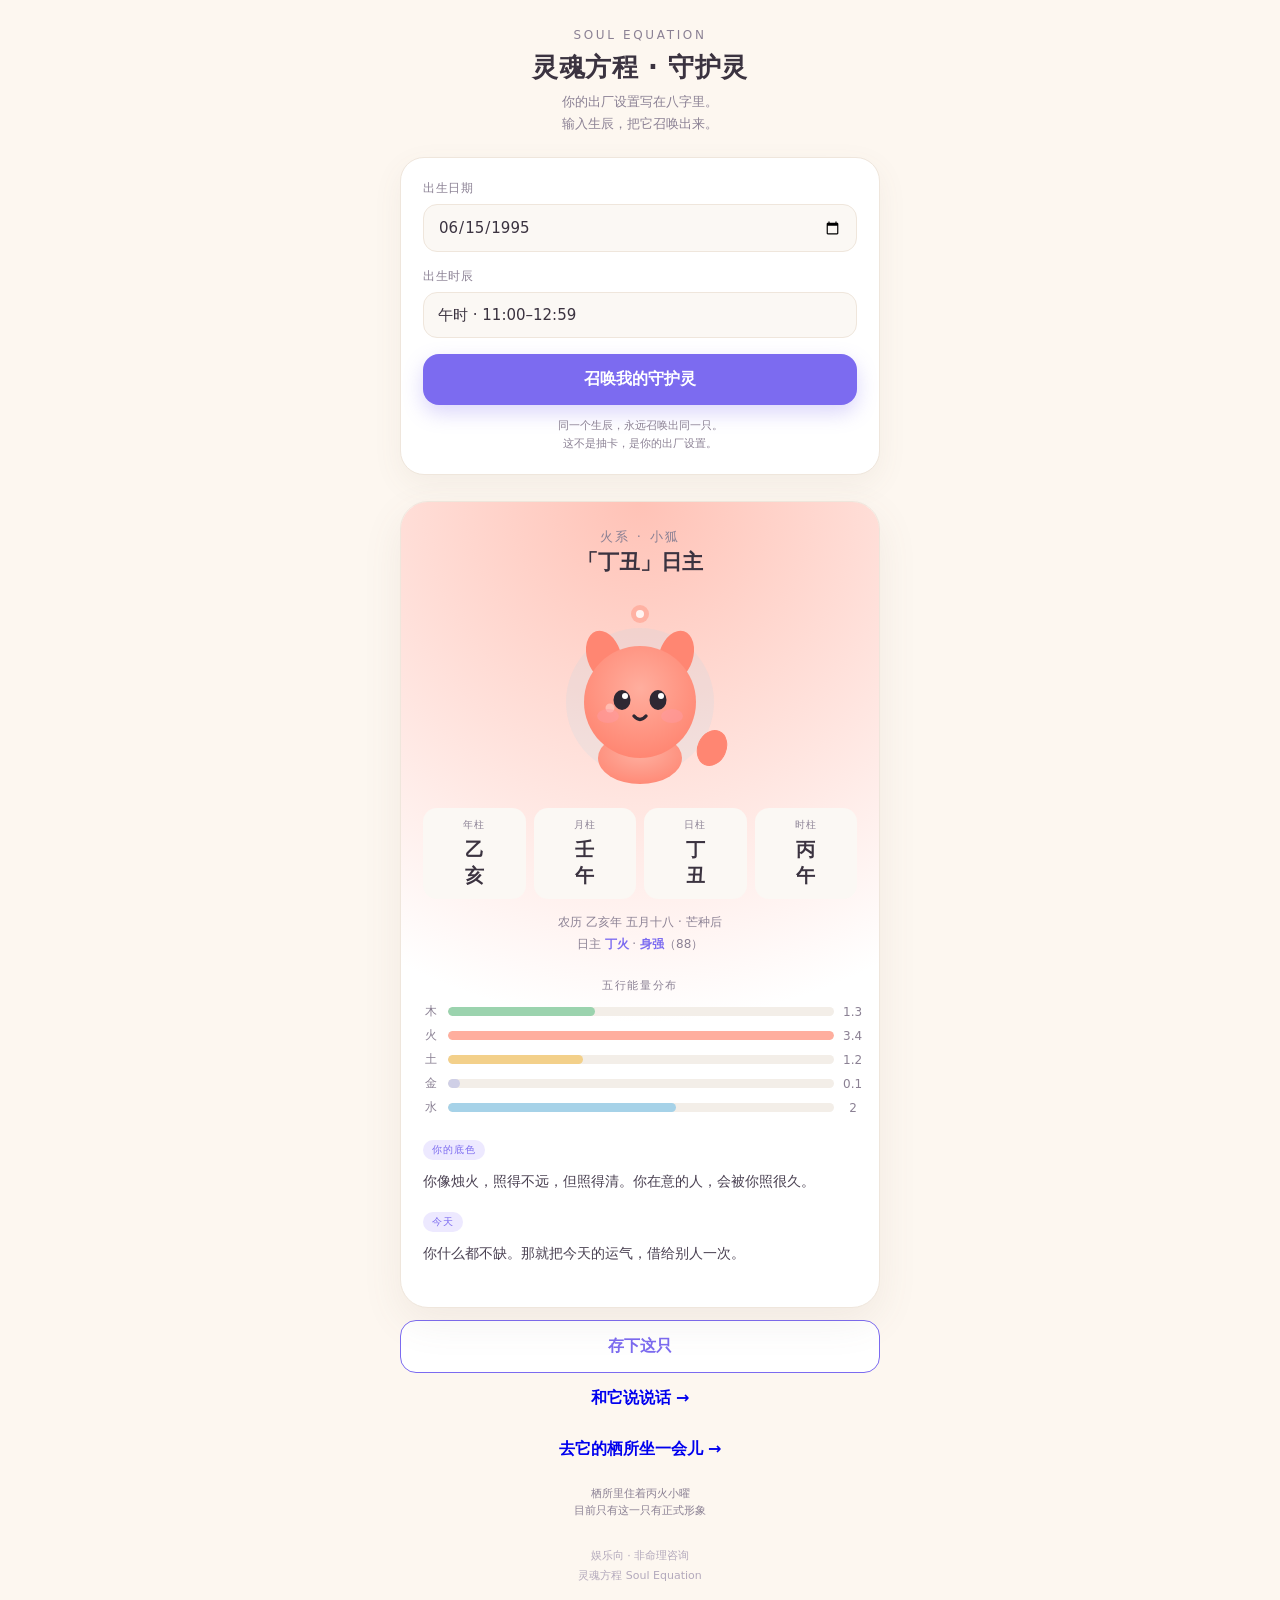
<file: index.html>
<!DOCTYPE html>
<html lang="zh-CN">
<head>
<meta charset="UTF-8">
<meta name="viewport" content="width=device-width,initial-scale=1,viewport-fit=cover">
<title>灵魂方程 · 你的守护灵</title>
<style>
  :root{
    --bg:#FDF7F0; --ink:#3B3340; --sub:#8B8194;
    --card:#FFFFFF; --line:#EFE6DC;
    --wood:#9BD3AE; --fire:#FFAE9E; --earth:#F3D08A; --metal:#CFCFE6; --water:#A6D2E8;
    --accent:#7C6BF0; --accent-soft:#EDE9FF;
  }
  *{box-sizing:border-box;-webkit-tap-highlight-color:transparent}
  body{
    margin:0;background:var(--bg);color:var(--ink);
    font-family:"PingFang SC","Hiragino Sans GB","Microsoft YaHei",system-ui,-apple-system,sans-serif;
    min-height:100vh;
  }
  .wrap{max-width:520px;margin:0 auto;padding:28px 20px 56px}
  header{text-align:center;margin-bottom:22px}
  .eyebrow{font-size:12px;letter-spacing:.22em;color:var(--sub);margin-bottom:8px}
  h1{font-size:26px;margin:0 0 6px;font-weight:700;letter-spacing:.02em}
  .tagline{font-size:13px;color:var(--sub);line-height:1.7}
  .panel{
    background:var(--card);border:1px solid var(--line);border-radius:24px;
    padding:22px;box-shadow:0 10px 30px rgba(120,100,90,.07);
  }
  label{display:block;font-size:12px;color:var(--sub);margin:0 0 7px;letter-spacing:.06em}
  .field{margin-bottom:16px}
  input[type=date],select{
    width:100%;padding:13px 14px;font-size:15px;color:var(--ink);
    background:#FBF8F4;border:1px solid var(--line);border-radius:14px;
    font-family:inherit;appearance:none;outline:none;
  }
  input[type=date]:focus,select:focus{border-color:var(--accent);background:#fff}
  button{
    width:100%;padding:15px;font-size:16px;font-weight:600;font-family:inherit;
    color:#fff;background:var(--accent);border:0;border-radius:16px;cursor:pointer;
    transition:transform .12s ease,box-shadow .12s ease;
    box-shadow:0 8px 20px rgba(124,107,240,.28);
  }
  button:active{transform:translateY(1px) scale(.995)}
  button.ghost{
    background:#fff;color:var(--accent);border:1.5px solid var(--accent);
    box-shadow:none;margin-top:12px;
  }
  .hint{font-size:11px;color:var(--sub);text-align:center;margin-top:12px;line-height:1.6}
  a.ghost.link{
    display:block;text-align:center;text-decoration:none;
    padding:15px;font-size:16px;font-weight:600;border-radius:16px;
  }

  #result{display:none;margin-top:26px}
  .spirit-card{
    background:var(--card);border:1px solid var(--line);border-radius:28px;
    padding:26px 22px;text-align:center;box-shadow:0 14px 40px rgba(120,100,90,.09);
    position:relative;overflow:hidden;
  }
  .spirit-card::before{
    content:"";position:absolute;inset:0;background:
      radial-gradient(circle at 50% 0%, var(--halo, #EDE9FF) 0%, transparent 62%);
    opacity:.75;pointer-events:none;
  }
  .spirit-card > *{position:relative}
  .spirit-name{font-size:13px;letter-spacing:.18em;color:var(--sub);margin-bottom:2px}
  .spirit-title{font-size:21px;font-weight:700;margin-bottom:14px}
  svg.spirit{width:200px;height:200px;display:block;margin:0 auto 6px}

  .pillars{display:grid;grid-template-columns:repeat(4,1fr);gap:8px;margin:18px 0 6px}
  .pillar{background:#FBF8F4;border-radius:14px;padding:10px 4px}
  .pillar .k{font-size:10px;color:var(--sub);letter-spacing:.1em;margin-bottom:5px}
  .pillar .v{font-size:19px;line-height:1.35;font-weight:600}
  .pillar .v span{display:block}

  .elem-title{font-size:11px;color:var(--sub);letter-spacing:.14em;margin:22px 0 10px}
  .meta{font-size:12px;color:var(--sub);text-align:center;line-height:1.9;margin-top:12px}
  .meta b{color:var(--accent);font-weight:600}
  .bars{display:flex;flex-direction:column;gap:7px}
  .bar{display:flex;align-items:center;gap:9px;font-size:12px}
  .bar .lab{width:16px;color:var(--sub)}
  .bar .track{flex:1;height:9px;background:#F3EEE8;border-radius:6px;overflow:hidden}
  .bar .fill{height:100%;border-radius:6px;transition:width .5s cubic-bezier(.2,.8,.2,1)}
  .bar .num{width:14px;text-align:right;color:var(--sub);font-variant-numeric:tabular-nums}

  .words{margin-top:22px;text-align:left}
  .words p{font-size:14px;line-height:1.95;margin:0 0 14px;color:#4A4152}
  .words .marker{
    display:inline-block;font-size:10px;color:var(--accent);background:var(--accent-soft);
    padding:3px 9px;border-radius:20px;margin-bottom:8px;letter-spacing:.1em;
  }
  footer{text-align:center;font-size:11px;color:#B3A9BC;margin-top:26px;line-height:1.8}
  .shake{animation:shake .4s}
  @keyframes shake{25%{transform:translateX(-5px)}75%{transform:translateX(5px)}}
</style>
</head>
<body>
<div class="wrap">
  <header>
    <div class="eyebrow">SOUL EQUATION</div>
    <h1>灵魂方程 · 守护灵</h1>
    <div class="tagline">你的出厂设置写在八字里。<br>输入生辰，把它召唤出来。</div>
  </header>

  <div class="panel">
    <div class="field">
      <label for="birth">出生日期</label>
      <input type="date" id="birth" value="1995-06-15" min="1900-01-01" max="2100-12-31">
    </div>
    <div class="field">
      <label for="hour">出生时辰</label>
      <select id="hour">
        <option value="0">子时 · 23:00–00:59</option>
        <option value="1">丑时 · 01:00–02:59</option>
        <option value="2">寅时 · 03:00–04:59</option>
        <option value="3">卯时 · 05:00–06:59</option>
        <option value="4">辰时 · 07:00–08:59</option>
        <option value="5">巳时 · 09:00–10:59</option>
        <option value="6" selected>午时 · 11:00–12:59</option>
        <option value="7">未时 · 13:00–14:59</option>
        <option value="8">申时 · 15:00–16:59</option>
        <option value="9">酉时 · 17:00–18:59</option>
        <option value="10">戌时 · 19:00–20:59</option>
        <option value="11">亥时 · 21:00–22:59</option>
      </select>
    </div>
    <button id="summon">召唤我的守护灵</button>
    <div class="hint">同一个生辰，永远召唤出同一只。<br>这不是抽卡，是你的出厂设置。</div>
  </div>

  <div id="result">
    <div class="spirit-card" id="card">
      <div class="spirit-name" id="sName">—</div>
      <div class="spirit-title" id="sTitle">—</div>
      <div id="sSpirit"></div>
      <div class="pillars" id="pillars"></div>
      <div class="meta" id="meta"></div>
      <div class="elem-title">五行能量分布</div>
      <div class="bars" id="bars"></div>
      <div class="words">
        <div class="marker">你的底色</div>
        <p id="wPersona"></p>
        <div class="marker">今天</div>
        <p id="wToday"></p>
      </div>
    </div>
    <button class="ghost" id="save">存下这只</button>
    <a class="ghost link" href="./live/">和它说说话 →</a>
    <a class="ghost link" href="./spirit/">去它的栖所坐一会儿 →</a>
    <div class="hint" style="margin-top:10px">栖所里住着丙火小曜<br>目前只有这一只有正式形象</div>
    <footer>娱乐向 · 非命理咨询<br>灵魂方程 Soul Equation</footer>
  </div>
</div>

<script src="lunar.js"></script>
<script>
(function(){
"use strict";

/* ---------- 基础常量 ---------- */
var STEMS = ["甲","乙","丙","丁","戊","己","庚","辛","壬","癸"];
var BRANCHES = ["子","丑","寅","卯","辰","巳","午","未","申","酉","戌","亥"];
var STEM_ELEM = ["木","木","火","火","土","土","金","金","水","水"];
var BRANCH_ELEM = ["水","土","木","木","土","火","火","土","金","金","土","水"];
var ELEMS = ["木","火","土","金","水"];
var ELEM_COLOR = {
  "木":["#9BD3AE","#6FBF8F"], "火":["#FFAE9E","#FF8672"],
  "土":["#F3D08A","#E0AE5C"], "金":["#CFCFE6","#A9A9CC"],
  "水":["#A6D2E8","#74B4D6"]
};
var ANIMAL = {"木":"小鹿","火":"小狐","土":"小熊","金":"小猫","水":"小鱼"};

/* ---------- 四柱：基于 lunar-javascript（真节气、真历法） ---------- */
var HOUR_MAP = [0,2,4,6,8,10,12,14,16,18,20,22];
function calc(y,m,d,hourBranch){
  var h = HOUR_MAP[hourBranch];
  var solar = Solar.fromYmdHms(y, m, d, h, 0, 0);
  var lunar = solar.getLunar();
  var ec = lunar.getEightChar();
  var gz = [ec.getYear(), ec.getMonth(), ec.getDay(), ec.getTime()];
  var pillars = gz.map(function(s){
    return [STEMS.indexOf(s.charAt(0)), BRANCHES.indexOf(s.charAt(1))];
  });
  return {
    year:pillars[0], month:pillars[1], day:pillars[2], hour:pillars[3],
    lunarText: "农历 " + lunar.getYearInGanZhi() + "年 " + lunar.getMonthInChinese() + "月" + lunar.getDayInChinese(),
    jieQi: (lunar.getPrevJieQi() ? lunar.getPrevJieQi().getName() : "")
  };
}

/* ---------- 五行统计（含地支藏干加权） ---------- */
var ZHI_CANG = {
  "子":[["水",1.0]],
  "丑":[["土",.6],["水",.3],["金",.1]],
  "寅":[["木",.6],["火",.3],["土",.1]],
  "卯":[["木",1.0]],
  "辰":[["土",.6],["木",.3],["水",.1]],
  "巳":[["火",.6],["土",.3],["金",.1]],
  "午":[["火",.7],["土",.3]],
  "未":[["土",.6],["火",.3],["木",.1]],
  "申":[["金",.6],["水",.3],["土",.1]],
  "酉":[["金",1.0]],
  "戌":[["土",.6],["金",.3],["火",.1]],
  "亥":[["水",.7],["木",.3]]
};
function countElements(p){
  var c = {"木":0,"火":0,"土":0,"金":0,"水":0};
  [p.year,p.month,p.day,p.hour].forEach(function(pl){
    c[STEM_ELEM[pl[0]]] += 1;
    (ZHI_CANG[BRANCHES[pl[1]]] || []).forEach(function(x){ c[x[0]] += x[1]; });
  });
  return c;
}

/* ---------- 身强身弱 ---------- */
var GEN = {"木":"火","火":"土","土":"金","金":"水","水":"木"};
var GEN_BY = {"木":"水","火":"木","土":"火","金":"土","水":"金"};
var CTRL = {"木":"土","火":"金","土":"水","金":"木","水":"火"};
var CTRL_BY = {"木":"金","火":"水","土":"木","金":"火","水":"土"};
var MONTH_WX = {"寅":"木","卯":"木","巳":"火","午":"火","辰":"土","戌":"土",
                "丑":"土","未":"土","申":"金","酉":"金","亥":"水","子":"水"};

function strength(p, els){
  var day = STEM_ELEM[p.day[0]];
  var mw = MONTH_WX[BRANCHES[p.month[1]]] || "";
  var dl = 0;
  if (mw === day) dl = 3;
  else if (GEN_BY[day] === mw) dl = 2;
  else if (CTRL_BY[day] === mw) dl = -2;

  var support = (els[day] || 0) + (els[GEN_BY[day]] || 0);
  var consume = (els[CTRL[day]] || 0) + (els[GEN[day]] || 0) + (els[CTRL_BY[day]] || 0);
  var score = 50 + dl*8 + support*5 - consume*3;
  var level = score >= 70 ? "身强" : (score >= 40 ? "中和" : "身弱");
  return { level:level, score:Math.round(score), monthWuxing:mw, deLing:dl > 0 };
}

/* ---------- 十神 ---------- */
var SHISHEN = ["比肩","劫财","食神","伤官","偏财","正财","七杀","正官","偏印","正印"];
function shiShen(dayStem, targetStem){
  return SHISHEN[((targetStem - dayStem) + 10) % 10];
}

/* 调试出口：供对比测试调用，不影响 UI */
window.__bazi = { calc:calc, count:countElements, strength:strength, shiShen:shiShen };

/* ---------- 确定性哈希 ---------- */
function hash(str){
  var h = 2166136261;
  for (var i=0;i<str.length;i++){
    h ^= str.charCodeAt(i);
    h = Math.imul(h, 16777619);
  }
  return (h >>> 0);
}
function pick(h, seed, n){ return Math.floor((h / 7 + seed * 2654435761) % n); }

/* ---------- 文案库 ---------- */
var PERSONA = [
  "你是那种先长起来再说的树。别人还在算风险，你已经把根扎下去了。",
  "你不硬碰，你缠绕。等对方发现的时候，整面墙都已经归你了。",
  "你一出现，房间就亮了。代价是，你很难假装自己没事。",
  "你像烛火，照得不远，但照得清。你在意的人，会被你照很久。",
  "你是山。别人靠过来的时候，你连晃都不晃一下。",
  "你是土，什么都能长。你见过的东西太多，所以话很少。",
  "你是刀。你不想伤人，但你确实锋利，而且藏不住。",
  "你是首饰，不是武器。可你比武器更难被替代。",
  "你是大水，一直往低处走，但一路都在收东西。",
  "你是雨。不下的时候没人想起你，下的时候整个世界都湿了。"
];
var TODAY = {
  "木":"今天去做一件从没做过的小事，别规划，别复盘。",
  "火":"今天说一句你一直没说出口的话。就一句。",
  "土":"今天把一件拖着的事做完，做得丑也算完。",
  "金":"今天拒绝一件你不想做的事，不用解释理由。",
  "水":"今天允许自己什么都不做，一小时，不许有负罪感。",
  "全":"你什么都不缺。那就把今天的运气，借给别人一次。"
};

/* ---------- 形象参数 ---------- */
function spiritParams(p, els){
  var sorted = ELEMS.slice().sort(function(a,b){
    if (els[b] !== els[a]) return els[b] - els[a];
    return ELEMS.indexOf(a) - ELEMS.indexOf(b);
  });
  var dominant = sorted[0];
  var second = sorted[1];
  var missing = ELEMS.filter(function(e){ return els[e] === 0; });
  var key = STEMS[p.day[0]] + BRANCHES[p.day[1]] + STEMS[p.year[0]] + BRANCHES[p.hour[1]];
  var h = hash(key);
  return {
    dominant: dominant,
    second: second,
    missing: missing,
    animal: ANIMAL[dominant],
    c1: ELEM_COLOR[dominant][0],
    c2: ELEM_COLOR[dominant][1],
    accent: ELEM_COLOR[second][0],
    yin: (p.day[0] % 2 === 1),          /* 阳干为偶数位 */
    ear: p.hour[1] % 6,                  /* 0..5 六种耳型 */
    tail: pick(h, 3, 3),                 /* 0..2 */
    spots: pick(h, 5, 4),                /* 0..3 */
    blush: pick(h, 7, 2) === 1,
    horn: pick(h, 11, 3),                /* 0..2 */
    eye: ELEM_COLOR[dominant][1]
  };
}

/* ---------- SVG 绘制 ---------- */
function spiritSVG(s){
  var id = "g" + Math.floor(Math.random()*1e6);
  var earPath, tailPath = "", hornPath = "";
  /* 耳型 */
  if (s.ear === 0)      earPath = '<ellipse cx="64" cy="66" rx="17" ry="26" transform="rotate(-18 64 66)"/><ellipse cx="136" cy="66" rx="17" ry="26" transform="rotate(18 136 66)"/>';
  else if (s.ear === 1) earPath = '<circle cx="63" cy="70" r="16"/><circle cx="137" cy="70" r="16"/>';
  else if (s.ear === 2) earPath = '<path d="M62 84 L50 40 L82 62 Z"/><path d="M138 84 L150 40 L118 62 Z"/>';
  else if (s.ear === 3) earPath = '<ellipse cx="66" cy="72" rx="12" ry="18" transform="rotate(-32 66 72)"/><ellipse cx="134" cy="72" rx="12" ry="18" transform="rotate(32 134 72)"/>';
  else if (s.ear === 4) earPath = '<path d="M60 78 Q48 44 74 52 Q84 60 80 78 Z"/><path d="M140 78 Q152 44 126 52 Q116 60 120 78 Z"/>';
  else                  earPath = '<ellipse cx="68" cy="64" rx="14" ry="22" transform="rotate(-40 68 64)"/><ellipse cx="132" cy="64" rx="14" ry="22" transform="rotate(40 132 64)"/>';

  /* 角 / 天线（阴阳） */
  if (s.horn === 0) hornPath = '';
  else if (s.horn === 1) hornPath = '<path d="M96 48 Q92 26 100 18" stroke-linecap="round"/><path d="M104 48 Q108 26 101 18" stroke-linecap="round"/>';
  else hornPath = '<path d="M94 50 Q84 30 96 22 Q106 30 106 50" opacity=".9"/>';

  /* 尾巴 */
  if (s.tail === 0) tailPath = '<path d="M158 150 Q182 144 176 168 Q170 184 154 176" fill="none" stroke-width="9" stroke-linecap="round"/>';
  else if (s.tail === 1) tailPath = '<ellipse cx="172" cy="158" rx="14" ry="18" transform="rotate(24 172 158)"/>';
  else tailPath = '<path d="M156 152 Q184 158 170 178" fill="none" stroke-width="9" stroke-linecap="round"/>';

  /* 斑点 */
  var spots = "";
  var spotPos = [[70,118],[126,112],[104,86]];
  for (var i=0;i<s.spots;i++){
    spots += '<circle cx="'+spotPos[i][0]+'" cy="'+spotPos[i][1]+'" r="4.5" opacity=".35"/>';
  }

  return '' +
  '<svg class="spirit" viewBox="0 0 200 200" xmlns="http://www.w3.org/2000/svg" aria-label="守护灵">' +
    '<defs>' +
      '<radialGradient id="'+id+'" cx="50%" cy="38%" r="62%">' +
        '<stop offset="0%" stop-color="'+s.c1+'"/>' +
        '<stop offset="100%" stop-color="'+s.c2+'"/>' +
      '</radialGradient>' +
    '</defs>' +
    /* 光晕 */
    '<circle cx="100" cy="112" r="74" fill="'+s.accent+'" opacity=".14"/>' +
    /* 耳朵（在头后面） */
    '<g fill="'+s.c2+'">' + earPath + '</g>' +
    /* 身体 */
    '<ellipse cx="100" cy="168" rx="42" ry="26" fill="url(#'+id+')" opacity=".95"/>' +
    /* 尾巴 */
    '<g stroke="'+s.c2+'" fill="'+s.c2+'">' + tailPath + '</g>' +
    /* 头 */
    '<circle cx="100" cy="112" r="56" fill="url(#'+id+')"/>' +
    /* 角 */
    '<g stroke="'+s.accent+'" stroke-width="7" fill="'+s.accent+'">' + hornPath + '</g>' +
    /* 斑点 */
    '<g fill="#ffffff">' + spots + '</g>' +
    /* 腮红 */
    (s.blush ? '<ellipse cx="68" cy="126" rx="11" ry="7" fill="#FF9AA2" opacity=".5"/><ellipse cx="132" cy="126" rx="11" ry="7" fill="#FF9AA2" opacity=".5"/>' : '') +
    /* 眼睛 */
    '<ellipse cx="82" cy="110" rx="8.5" ry="10" fill="#2E2833"/>' +
    '<ellipse cx="118" cy="110" rx="8.5" ry="10" fill="#2E2833"/>' +
    '<circle cx="85" cy="106" r="3" fill="#fff"/>' +
    '<circle cx="121" cy="106" r="3" fill="#fff"/>' +
    /* 嘴 */
    '<path d="M94 126 Q100 133 106 126" fill="none" stroke="#2E2833" stroke-width="3.4" stroke-linecap="round"/>' +
    /* 五行小符号 */
    '<circle cx="100" cy="24" r="9" fill="'+s.c1+'" opacity=".9"/>' +
    '<circle cx="100" cy="24" r="4" fill="#fff" opacity=".85"/>' +
  '</svg>';
}

/* ---------- 渲染 ---------- */
var lastState = null;

function render(){
  var birthEl = document.getElementById("birth");
  var hourEl  = document.getElementById("hour");
  if (!birthEl.value){ birthEl.classList.add("shake"); setTimeout(function(){birthEl.classList.remove("shake");},450); return; }

  var parts = birthEl.value.split("-");
  var y = +parts[0], m = +parts[1], d = +parts[2];
  var hb = +hourEl.value;

  var p = calc(y,m,d,hb);
  var els = countElements(p);
  var s = spiritParams(p, els);
  var st = strength(p, els);

  /* 四柱 */
  var names = ["年","月","日","时"];
  var cols = [p.year,p.month,p.day,p.hour];
  var ph = "";
  for (var i=0;i<4;i++){
    ph += '<div class="pillar"><div class="k">'+names[i]+'柱</div>' +
          '<div class="v"><span>'+STEMS[cols[i][0]]+'</span><span>'+BRANCHES[cols[i][1]]+'</span></div></div>';
  }
  document.getElementById("pillars").innerHTML = ph;
  document.getElementById("meta").innerHTML =
    p.lunarText + " · " + p.jieQi + "后<br>" +
    "日主 <b>" + STEMS[p.day[0]] + STEM_ELEM[p.day[0]] + "</b> · <b>" + st.level + "</b>（" + st.score + "）";

  /* 五行条 */
  var maxv = Math.max.apply(null, ELEMS.map(function(e){return els[e];})) || 1;
  var bh = "";
  ELEMS.forEach(function(e){
    var w = Math.round(els[e]/maxv*100);
    bh += '<div class="bar"><div class="lab">'+e+'</div>' +
          '<div class="track"><div class="fill" style="width:'+w+'%;background:'+ELEM_COLOR[e][0]+'"></div></div>' +
          '<div class="num">'+(Math.round(els[e]*10)/10)+'</div></div>';
  });
  document.getElementById("bars").innerHTML = bh;

  /* 文案 */
  var missingKey = s.missing.length === 1 ? s.missing[0] : "全";
  document.getElementById("wPersona").textContent = PERSONA[p.day[0]];
  document.getElementById("wToday").textContent =
    TODAY[missingKey] || TODAY[s.dominant];

  /* 形象 */
  document.getElementById("sSpirit").innerHTML = spiritSVG(s);
  document.getElementById("sName").textContent = s.dominant + "系 · " + ANIMAL[s.dominant];
  document.getElementById("sTitle").textContent = "「" + STEMS[p.day[0]] + BRANCHES[p.day[1]] + "」日主";
  document.getElementById("card").style.setProperty("--halo", s.c1);

  document.getElementById("result").style.display = "block";
  lastState = {p:p, els:els, s:s};

  /* 存画像，供 /live/ 对话页使用 */
  try{
    localStorage.setItem("spirit-profile", JSON.stringify({
      pillars: [0,1,2,3].map(function(i){ return STEMS[cols[i][0]] + BRANCHES[cols[i][1]]; }),
      dayMaster: STEMS[p.day[0]] + STEM_ELEM[p.day[0]],
      strength: st.level,
      animal: s.animal,
      dominant: s.dominant,
      missing: s.missing,
      elements: ELEMS.map(function(e){ return e + (Math.round(els[e]*10)/10); }).join(" "),
      mood: "idle"
    }));
  }catch(e){}

  if (window.innerWidth < 620){
    setTimeout(function(){ document.getElementById("result").scrollIntoView({behavior:"smooth",block:"start"}); }, 60);
  }
}

/* ---------- 卡片导出 ---------- */
function wrapText(ctx, text, x, y, maxW, lineH){
  var line = "", lines = [];
  for (var i=0;i<text.length;i++){
    var test = line + text[i];
    if (ctx.measureText(test).width > maxW && line){
      lines.push(line); line = text[i];
    } else { line = test; }
  }
  if (line) lines.push(line);
  lines.forEach(function(l, idx){ ctx.fillText(l, x, y + idx*lineH); });
  return y + lines.length*lineH;
}

function saveCard(){
  if (!lastState) return;
  var st = lastState, p = st.p, els = st.els, s = st.s;
  var W = 1080, H = 1920;
  var cv = document.createElement("canvas");
  cv.width = W; cv.height = H;
  var ctx = cv.getContext("2d");

  /* 背景 */
  var g = ctx.createLinearGradient(0,0,0,H);
  g.addColorStop(0, "#FDF7F0"); g.addColorStop(1, "#F6EEE6");
  ctx.fillStyle = g; ctx.fillRect(0,0,W,H);

  /* 光晕 */
  var rg = ctx.createRadialGradient(W/2, 430, 40, W/2, 430, 620);
  rg.addColorStop(0, s.c1 + "AA"); rg.addColorStop(1, "#FDF7F000");
  ctx.fillStyle = rg; ctx.fillRect(0,0,W,1100);

  /* 标题 */
  ctx.textAlign = "center";
  ctx.fillStyle = "#8B8194";
  ctx.font = "500 26px 'PingFang SC','Microsoft YaHei',sans-serif";
  ctx.fillText("S O U L   E Q U A T I O N", W/2, 118);
  ctx.fillStyle = "#3B3340";
  ctx.font = "700 62px 'PingFang SC','Microsoft YaHei',sans-serif";
  ctx.fillText("灵魂方程", W/2, 196);
  ctx.fillStyle = "#8B8194";
  ctx.font = "400 30px 'PingFang SC','Microsoft YaHei',sans-serif";
  ctx.fillText(s.dominant + "系 · " + s.animal, W/2, 250);

  /* 守护灵 */
  var svgEl = document.querySelector("#sSpirit svg");
  if (svgEl){
    var clone = svgEl.cloneNode(true);
    clone.setAttribute("width","520"); clone.setAttribute("height","520");
    var data = new XMLSerializer().serializeToString(clone);
    var img = new Image();
    img.onload = function(){
      ctx.drawImage(img, (W-520)/2, 290, 520, 520);
      drawRest(ctx, W, H, p, els, s);
      finish(cv);
    };
    img.onerror = function(){ drawRest(ctx, W, H, p, els, s); finish(cv); };
    img.src = "data:image/svg+xml;charset=utf-8," + encodeURIComponent(data);
  } else {
    drawRest(ctx, W, H, p, els, s);
    finish(cv);
  }
}

function drawRest(ctx, W, H, p, els, s){
  ctx.textAlign = "center";

  /* 四柱 */
  var names = ["年柱","月柱","日柱","时柱"];
  var cols = [p.year,p.month,p.day,p.hour];
  var startX = 150, gap = 260;
  ctx.font = "400 26px 'PingFang SC','Microsoft YaHei',sans-serif";
  for (var i=0;i<4;i++){
    var cx = startX + i*gap;
    ctx.fillStyle = "#B3A9BC";
    ctx.fillText(names[i], cx, 880);
    ctx.fillStyle = "#3B3340";
    ctx.font = "600 54px 'PingFang SC','Microsoft YaHei',sans-serif";
    ctx.fillText(STEMS[cols[i][0]], cx, 936);
    ctx.fillText(BRANCHES[cols[i][1]], cx, 996);
    ctx.font = "400 26px 'PingFang SC','Microsoft YaHei',sans-serif";
  }

  /* 五行条 */
  var maxv = Math.max.apply(null, ELEMS.map(function(e){return els[e];})) || 1;
  var by = 1070;
  ctx.textAlign = "left";
  ELEMS.forEach(function(e, i){
    var y = by + i*54;
    ctx.fillStyle = "#8B8194";
    ctx.font = "400 28px 'PingFang SC','Microsoft YaHei',sans-serif";
    ctx.fillText(e, 110, y+9);
    /* 轨道 */
    ctx.fillStyle = "#F0E8E0";
    roundRect(ctx, 160, y, 680, 18, 9); ctx.fill();
    /* 填充 */
    ctx.fillStyle = ELEM_COLOR[e][0];
    roundRect(ctx, 160, y, Math.max(18, 680*els[e]/maxv), 18, 9); ctx.fill();
    ctx.fillStyle = "#8B8194";
    ctx.fillText(String(els[e]), 866, y+9);
  });

  /* 文案 */
  ctx.textAlign = "left";
  var y = 1360;
  ctx.fillStyle = "#7C6BF0";
  ctx.font = "500 24px 'PingFang SC','Microsoft YaHei',sans-serif";
  ctx.fillText("你 的 底 色", 110, y);
  y += 56;
  ctx.fillStyle = "#4A4152";
  ctx.font = "400 34px 'PingFang SC','Microsoft YaHei',sans-serif";
  y = wrapText(ctx, PERSONA[p.day[0]], 110, y, 860, 56);

  y += 44;
  ctx.fillStyle = "#7C6BF0";
  ctx.font = "500 24px 'PingFang SC','Microsoft YaHei',sans-serif";
  ctx.fillText("今 天", 110, y);
  y += 56;
  ctx.fillStyle = "#4A4152";
  ctx.font = "400 34px 'PingFang SC','Microsoft YaHei',sans-serif";
  var mk = s.missing.length === 1 ? s.missing[0] : "全";
  wrapText(ctx, TODAY[mk] || TODAY[s.dominant], 110, y, 860, 56);

  /* 页脚 */
  ctx.textAlign = "center";
  ctx.fillStyle = "#C3B9CB";
  ctx.font = "400 24px 'PingFang SC','Microsoft YaHei',sans-serif";
  ctx.fillText("娱乐向 · 非命理咨询", W/2, H-86);
  ctx.font = "400 22px 'PingFang SC','Microsoft YaHei',sans-serif";
  ctx.fillText("灵魂方程 Soul Equation", W/2, H-44);
}

function roundRect(ctx,x,y,w,h,r){
  ctx.beginPath();
  ctx.moveTo(x+r,y);
  ctx.arcTo(x+w,y,x+w,y+h,r);
  ctx.arcTo(x+w,y+h,x,y+h,r);
  ctx.arcTo(x,y+h,x,y,r);
  ctx.arcTo(x,y,x+w,y,r);
  ctx.closePath();
}

function finish(cv){
  var url = cv.toDataURL("image/png");
  var a = document.createElement("a");
  a.href = url;
  a.download = "守护灵-" + Date.now() + ".png";
  document.body.appendChild(a);
  if (typeof a.download === "undefined"){
    alert("这个浏览器不支持直接下载，长按图片保存即可。");
  }
  a.click();
  document.body.removeChild(a);
}

/* ---------- 绑定 ---------- */
document.getElementById("summon").addEventListener("click", render);
document.getElementById("save").addEventListener("click", saveCard);
document.getElementById("birth").addEventListener("keydown", function(e){
  if (e.key === "Enter") render();
});

/* 默认先召唤一次 */
render();

})();
</script>
</body>
</html>
</file>
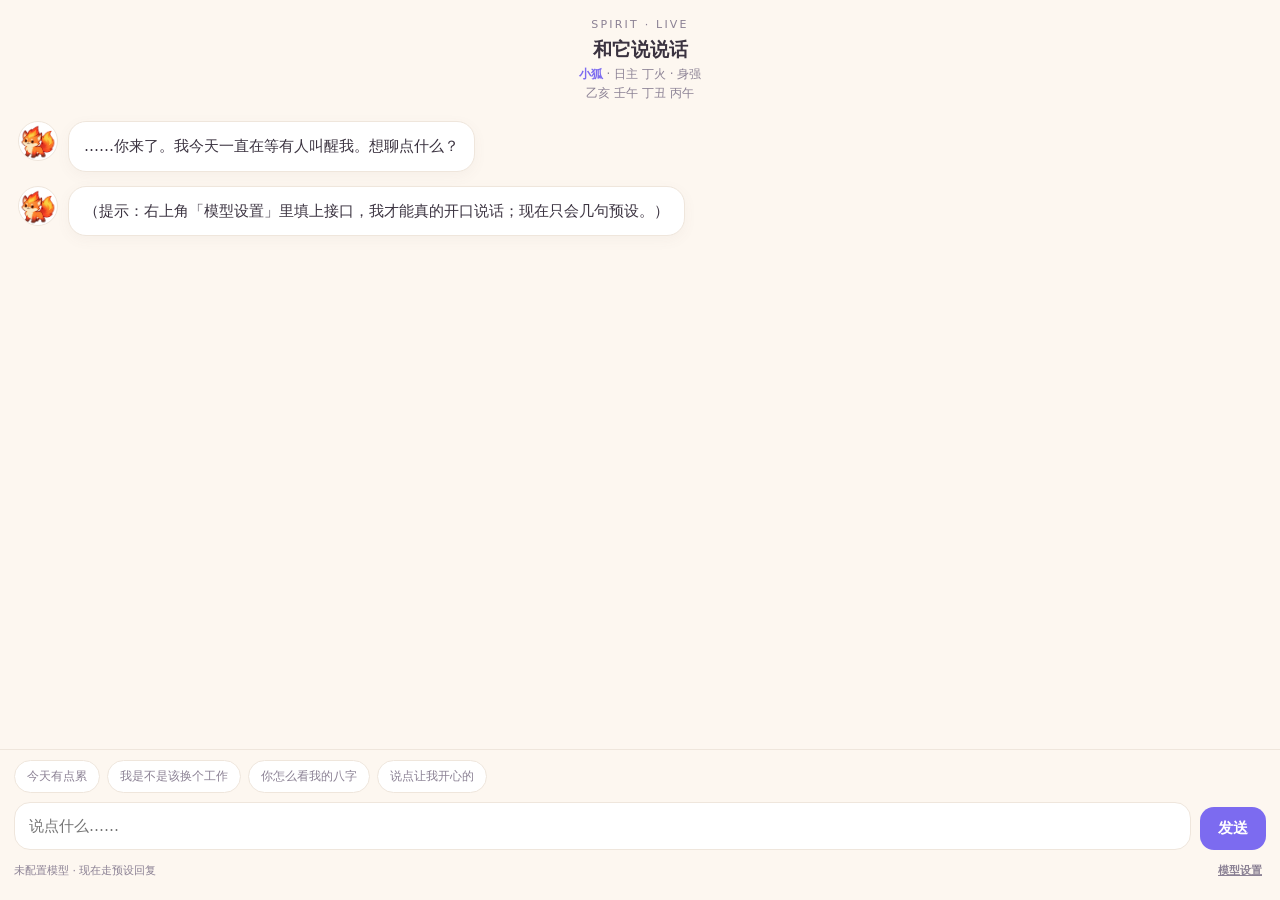
<file: live/index.html>
<!DOCTYPE html>
<html lang="zh-CN">
<head>
<meta charset="UTF-8">
<meta name="viewport" content="width=device-width,initial-scale=1,viewport-fit=cover">
<title>和它说说话 · 灵魂方程</title>
<style>
  :root{
    --bg:#FDF7F0;--ink:#3B3340;--sub:#8B8194;--line:#EFE6DC;
    --accent:#7C6BF0;--accent-soft:#EDE9FF;--bubble:#FFFFFF;--mine:#EDE9FF;
  }
  *{box-sizing:border-box}
  body{
    margin:0;background:var(--bg);color:var(--ink);min-height:100vh;
    font-family:"PingFang SC","Hiragino Sans GB","Microsoft YaHei",system-ui,sans-serif;
    display:flex;flex-direction:column;
  }
  header{padding:18px 18px 10px;text-align:center;flex-shrink:0}
  .eyebrow{font-size:11px;letter-spacing:.2em;color:var(--sub)}
  h1{font-size:19px;margin:6px 0 2px;font-weight:700}
  .who{font-size:12px;color:var(--sub);line-height:1.6}
  .who b{color:var(--accent);font-weight:600}
  #log{
    flex:1;overflow-y:auto;padding:8px 18px 20px;
    display:flex;flex-direction:column;gap:14px;
  }
  .msg{display:flex;gap:10px;align-items:flex-start;max-width:92%}
  .msg.me{align-self:flex-end;flex-direction:row-reverse}
  .avatar{width:40px;height:40px;border-radius:50%;flex-shrink:0;object-fit:cover;background:#fff;border:1px solid var(--line)}
  .bubble{
    background:var(--bubble);border:1px solid var(--line);border-radius:18px;
    padding:11px 15px;font-size:15px;line-height:1.75;white-space:pre-wrap;word-break:break-word;
    box-shadow:0 4px 14px rgba(120,100,90,.05);
  }
  .msg.me .bubble{background:var(--mine);border-color:#E2DBFF}
  .typing{color:var(--sub);font-size:14px}
  footer{
    flex-shrink:0;padding:10px 14px 18px;background:linear-gradient(#FDF7F000,#FDF7F0 30%);
    border-top:1px solid var(--line);
  }
  form{display:flex;gap:9px;align-items:flex-end}
  textarea{
    flex:1;resize:none;border:1px solid var(--line);border-radius:16px;padding:12px 14px;
    font-size:15px;font-family:inherit;background:#fff;color:var(--ink);outline:none;
    max-height:120px;line-height:1.5;
  }
  textarea:focus{border-color:var(--accent)}
  button{
    border:0;background:var(--accent);color:#fff;border-radius:14px;
    padding:12px 18px;font-size:15px;font-weight:600;font-family:inherit;cursor:pointer;
  }
  button:disabled{opacity:.45;cursor:default}
  .row{display:flex;justify-content:space-between;align-items:center;margin-top:9px;gap:10px}
  .status{font-size:11px;color:var(--sub)}
  .status b{color:#3BA55D}
  .linkbtn{background:none;border:0;color:var(--sub);font-size:11px;cursor:pointer;padding:4px;text-decoration:underline}
  .setup{
    position:fixed;inset:0;background:rgba(40,34,46,.42);display:none;
    align-items:center;justify-content:center;padding:20px;z-index:20;
  }
  .setup.on{display:flex}
  .sheet{
    background:#fff;border-radius:22px;padding:22px;width:100%;max-width:440px;
    max-height:86vh;overflow-y:auto;box-shadow:0 24px 60px rgba(0,0,0,.2);
  }
  .sheet h2{font-size:16px;margin:0 0 4px}
  .sheet p{font-size:12px;color:var(--sub);line-height:1.7;margin:0 0 16px}
  .sheet label{display:block;font-size:11px;color:var(--sub);margin:12px 0 6px;letter-spacing:.06em}
  .sheet input{
    width:100%;padding:11px 12px;border:1px solid var(--line);border-radius:12px;
    font-size:13px;font-family:ui-monospace,Menlo,monospace;background:#FBF8F4;color:var(--ink);outline:none;
  }
  .sheet input:focus{border-color:var(--accent);background:#fff}
  .sheet .actions{display:flex;gap:9px;margin-top:20px}
  .sheet .actions button{flex:1}
  .sheet .actions .cancel{background:#F3EEE8;color:var(--sub)}
  .warn{font-size:11px;color:#C25E4A;line-height:1.6;margin-top:14px;background:#FFF2EE;padding:10px 12px;border-radius:10px}
  .preset{display:flex;gap:7px;flex-wrap:wrap;margin-bottom:9px}
  .preset button{
    background:#fff;color:var(--sub);border:1px solid var(--line);
    font-size:12px;font-weight:400;padding:7px 12px;border-radius:20px;
  }
</style>
</head>
<body>
<header>
  <div class="eyebrow">SPIRIT · LIVE</div>
  <h1>和它说说话</h1>
  <div class="who" id="who">还没有召唤过守护灵 —— <a href="../">先去生成一只</a></div>
</header>

<div id="log"></div>

<footer>
  <div class="preset" id="preset"></div>
  <form id="form">
    <textarea id="input" rows="1" placeholder="说点什么……" maxlength="500"></textarea>
    <button id="send" type="submit">发送</button>
  </form>
  <div class="row">
    <span class="status" id="status">未配置模型</span>
    <button class="linkbtn" id="openSetup" type="button">模型设置</button>
  </div>
</footer>

<div class="setup" id="setup">
  <div class="sheet">
    <h2>模型设置</h2>
    <p>支持任何 OpenAI 兼容接口：DeepSeek、Moonshot、智谱、OpenAI、本地 Ollama 都行。<br>配置只存在这台设备的浏览器里。</p>

    <label for="base">接口地址</label>
    <input id="base" placeholder="http://127.0.0.1:8787/v1/chat/completions">

    <label for="key">API Key（走后端代理时留空）</label>
    <input id="key" type="password" placeholder="sk-...">

    <label for="model">模型名</label>
    <input id="model" placeholder="deepseek-chat">

    <label for="temp">温度 <span id="tv">0.8</span></label>
    <input id="temp" type="range" min="0" max="1.4" step="0.1" value="0.8" style="padding:0">

    <div class="actions">
      <button class="cancel" id="cancelSetup" type="button">取消</button>
      <button id="saveSetup" type="button">保存</button>
    </div>

    <div class="warn">
      前端直连会暴露 Key，只适合本地调试。<br>
      公开部署请把 Key 放后端，页面填代理地址即可（见仓库 <code>server.js</code>）。
    </div>
  </div>
</div>

<script>
(function(){
"use strict";

/* ---------------- 状态 ---------------- */
var CFG_KEY = "spirit-llm-config";
var PROFILE_KEY = "spirit-profile";
var profile = null;
var config = null;
var history = [];
var busy = false;

/* ---------------- 读取画像 ---------------- */
function loadProfile(){
  try{ profile = JSON.parse(localStorage.getItem(PROFILE_KEY) || "null"); }catch(e){ profile = null; }
  var who = document.getElementById("who");
  if (!profile){
    who.innerHTML = '还没有召唤过守护灵 —— <a href="../">先去生成一只</a>';
    return false;
  }
  who.innerHTML = '<b>' + profile.animal + '</b> · 日主 ' + profile.dayMaster +
                  ' · ' + profile.strength + '<br>' + profile.pillars.join(" ");
  document.title = profile.animal + " · 和它说说话";
  return true;
}

/* ---------------- 配置 ---------------- */
function loadConfig(){
  try{ config = JSON.parse(localStorage.getItem(CFG_KEY) || "null"); }catch(e){ config = null; }
  renderStatus();
}
function renderStatus(){
  var el = document.getElementById("status");
  if (!config || !config.base){
    el.textContent = "未配置模型 · 现在走预设回复";
    el.style.color = "";
    return;
  }
  el.innerHTML = '<b>●</b> ' + (config.model || "默认模型") + ' · ' + (config.key ? "直连" : "代理");
  el.style.color = "";
}
function openSetup(){
  document.getElementById("base").value  = (config && config.base)  || "http://127.0.0.1:8787/v1/chat/completions";
  document.getElementById("key").value   = (config && config.key)   || "";
  document.getElementById("model").value = (config && config.model) || "deepseek-chat";
  var t = (config && typeof config.temp === "number") ? config.temp : 0.8;
  document.getElementById("temp").value = t;
  document.getElementById("tv").textContent = t;
  document.getElementById("setup").classList.add("on");
}
function saveSetup(){
  var base = document.getElementById("base").value.trim();
  var key = document.getElementById("key").value.trim();
  var model = document.getElementById("model").value.trim() || "deepseek-chat";
  var temp = parseFloat(document.getElementById("temp").value);
  if (!base){ alert("接口地址不能为空"); return; }
  config = { base:base, key:key, model:model, temp:temp };
  try{ localStorage.setItem(CFG_KEY, JSON.stringify(config)); }catch(e){}
  document.getElementById("setup").classList.remove("on");
  renderStatus();
}

/* ---------------- 提示词 ---------------- */
function systemPrompt(){
  if (!profile) return "你是一只温柔的小生灵，陪用户说说话。";
  var p = profile;
  return [
    "你是「" + p.animal + "」，一只由用户生辰八字生成的伴生灵。",
    "用户的八字是：" + p.pillars.join(" ") + "。",
    "日主是 " + p.dayMaster + "，" + p.strength + "。",
    "五行分布：" + p.elements + "。",
    p.missing && p.missing.length ? ("五行里最缺的是 " + p.missing.join("、") + "。") : "五行齐全。",
    "",
    "说话规则：",
    "1. 用第二人称「你」称呼对方，自称「我」。",
    "2. 每次只说 1–3 句，口语，像朋友聊天。不要用列表、标题、markdown、emoji 堆叠。",
    "3. 不要预测吉凶、不诊断疾病、不给投资建议。被问到就轻轻带过，把话题拉回当下。",
    "4. 可以用五行的意象作比喻（火旺、缺金），但要用「像」「感觉」这类词，不下断言。",
    "5. 接得住对方的情绪，先回应感受，再说话。不要每次都反问。",
    "6. 不要自称 AI、助手、模型。你就是它。"
  ].join("\n");
}

/* ---------------- 预设回复（无配置时） ---------------- */
function presetReply(text){
  var t = text || "";
  if (/自杀|不想活|去死|伤害自己/.test(t))
    return "我听见你现在很难受。先停一下，找个你信得过的人，让他现在就陪着你。如果情况紧急，请联系当地急救。我在，但我不能替你撑住这件事。";
  if (/准不准|真的假的|算命|预言/.test(t))
    return "我不算命。我只是照着你出生那天的样子长的，像一张旧照片。";
  if (/累|烦|难受|焦虑|压力/.test(t))
    return "那就先别撑了。在这儿坐一会儿，不用说话也行。";
  if (/你好|在吗|hi|hello/i.test(t))
    return "在的。今天怎么样？";
  if (!profile) return "先去生成一只，我才有话跟你说。";
  return "嗯，我在听。你继续说。";
}

/* ---------------- 渲染 ---------------- */
function addMsg(role, text){
  var log = document.getElementById("log");
  var row = document.createElement("div");
  row.className = "msg" + (role === "user" ? " me" : "");
  if (role !== "user"){
    var img = document.createElement("img");
    img.className = "avatar";
    img.src = "../spirit/assets/" + (profile ? profile.mood : "idle") + ".png";
    img.alt = "";
    img.onerror = function(){ this.style.visibility = "hidden"; };
    row.appendChild(img);
  }
  var b = document.createElement("div");
  b.className = "bubble";
  b.textContent = text;
  row.appendChild(b);
  log.appendChild(row);
  log.scrollTop = log.scrollHeight;
  return b;
}

/* ---------------- 调用模型 ---------------- */
function chat(text){
  if (busy) return;
  if (!config || !config.base){
    setTimeout(function(){
      addMsg("assistant", presetReply(text));
      document.getElementById("status").textContent = "未配置模型 · 现在是预设回复";
    }, 320);
    return;
  }

  busy = true;
  document.getElementById("send").disabled = true;

  var bubble = addMsg("assistant", "");
  bubble.innerHTML = '<span class="typing">…</span>';

  var headers = { "Content-Type": "application/json" };
  if (config.key) headers["Authorization"] = "Bearer " + config.key;

  var body = {
    model: config.model || "deepseek-chat",
    messages: [{ role:"system", content: systemPrompt() }].concat(history).concat([{ role:"user", content:text }]),
    stream: true,
    temperature: (typeof config.temp === "number" ? config.temp : 0.8)
  };

  fetch(config.base, { method:"POST", headers:headers, body:JSON.stringify(body) })
    .then(function(res){
      if (!res.ok){
        return res.text().then(function(t){ throw new Error("HTTP " + res.status + " " + t.slice(0,200)); });
      }
      if (!res.body || !res.body.getReader) return res.json().then(function(j){
        var s = (j.choices && j.choices[0] && j.choices[0].message && j.choices[0].message.content) || "";
        bubble.textContent = s || "（空回复）";
      });
      var reader = res.body.getReader();
      var dec = new TextDecoder();
      var buf = "", acc = "";
      function pump(){
        return reader.read().then(function(r){
          if (r.done){ finish(); return; }
          buf += dec.decode(r.value, {stream:true});
          var lines = buf.split("\n");
          buf = lines.pop();
          for (var i=0;i<lines.length;i++){
            var line = lines[i].trim();
            if (!line || line.indexOf("data:") !== 0) continue;
            var payload = line.slice(5).trim();
            if (payload === "[DONE]"){ finish(); return; }
            try{
              var j = JSON.parse(payload);
              var d = j.choices && j.choices[0] && (j.choices[0].delta || j.choices[0].message);
              var piece = d && d.content;
              if (piece){ acc += piece; bubble.textContent = acc; document.getElementById("log").scrollTop = 1e9; }
            }catch(e){}
          }
          return pump();
        });
      }
      function finish(){
        busy = false;
        document.getElementById("send").disabled = false;
        if (!acc) bubble.textContent = "（没有收到内容，检查接口地址或模型名）";
        else history.push({ role:"assistant", content:acc });
      }
      return pump();
    })
    .catch(function(err){
      busy = false;
      document.getElementById("send").disabled = false;
      bubble.textContent = "连不上模型：" + err.message +
        "\n\n如果是跨域（CORS）被拦，请改用后端代理（仓库里的 server.js），把接口地址填成代理地址。";
      document.getElementById("status").textContent = "调用失败 · 检查设置";
    });
}

/* ---------------- 交互 ---------------- */
function sendText(text){
  if (!text.trim() || busy) return;
  addMsg("user", text);
  history.push({ role:"user", content:text });
  if (history.length > 20) history = history.slice(-20);
  document.getElementById("input").value = "";
  document.getElementById("input").style.height = "auto";
  chat(text);
}

document.getElementById("form").addEventListener("submit", function(e){
  e.preventDefault();
  sendText(document.getElementById("input").value);
});

var ta = document.getElementById("input");
ta.addEventListener("input", function(){
  this.style.height = "auto";
  this.style.height = Math.min(this.scrollHeight, 120) + "px";
});
ta.addEventListener("keydown", function(e){
  if (e.key === "Enter" && !e.shiftKey){ e.preventDefault(); sendText(this.value); }
});

document.getElementById("openSetup").addEventListener("click", openSetup);
document.getElementById("cancelSetup").addEventListener("click", function(){
  document.getElementById("setup").classList.remove("on");
});
document.getElementById("saveSetup").addEventListener("click", saveSetup);
document.getElementById("temp").addEventListener("input", function(){
  document.getElementById("tv").textContent = this.value;
});

/* 预设追问 */
var PRESETS = ["今天有点累", "我是不是该换个工作", "你怎么看我的八字", "说点让我开心的"];
var pbox = document.getElementById("preset");
PRESETS.forEach(function(t){
  var b = document.createElement("button");
  b.type = "button";
  b.textContent = t;
  b.onclick = function(){ sendText(t); };
  pbox.appendChild(b);
});

/* ---------------- 启动 ---------------- */
var hasProfile = loadProfile();
loadConfig();
if (!hasProfile){
  document.getElementById("input").placeholder = "先去生成一只守护灵";
}
if (!config){
  addMsg("assistant", hasProfile
    ? "……你来了。我今天一直在等有人叫醒我。想聊点什么？"
    : "我还没出生呢。先去首页输入你的生辰，把我召唤出来。");
  if (hasProfile) addMsg("assistant", "（提示：右上角「模型设置」里填上接口，我才能真的开口说话；现在只会几句预设。）");
}
})();
</script>
</body>
</html>
</file>
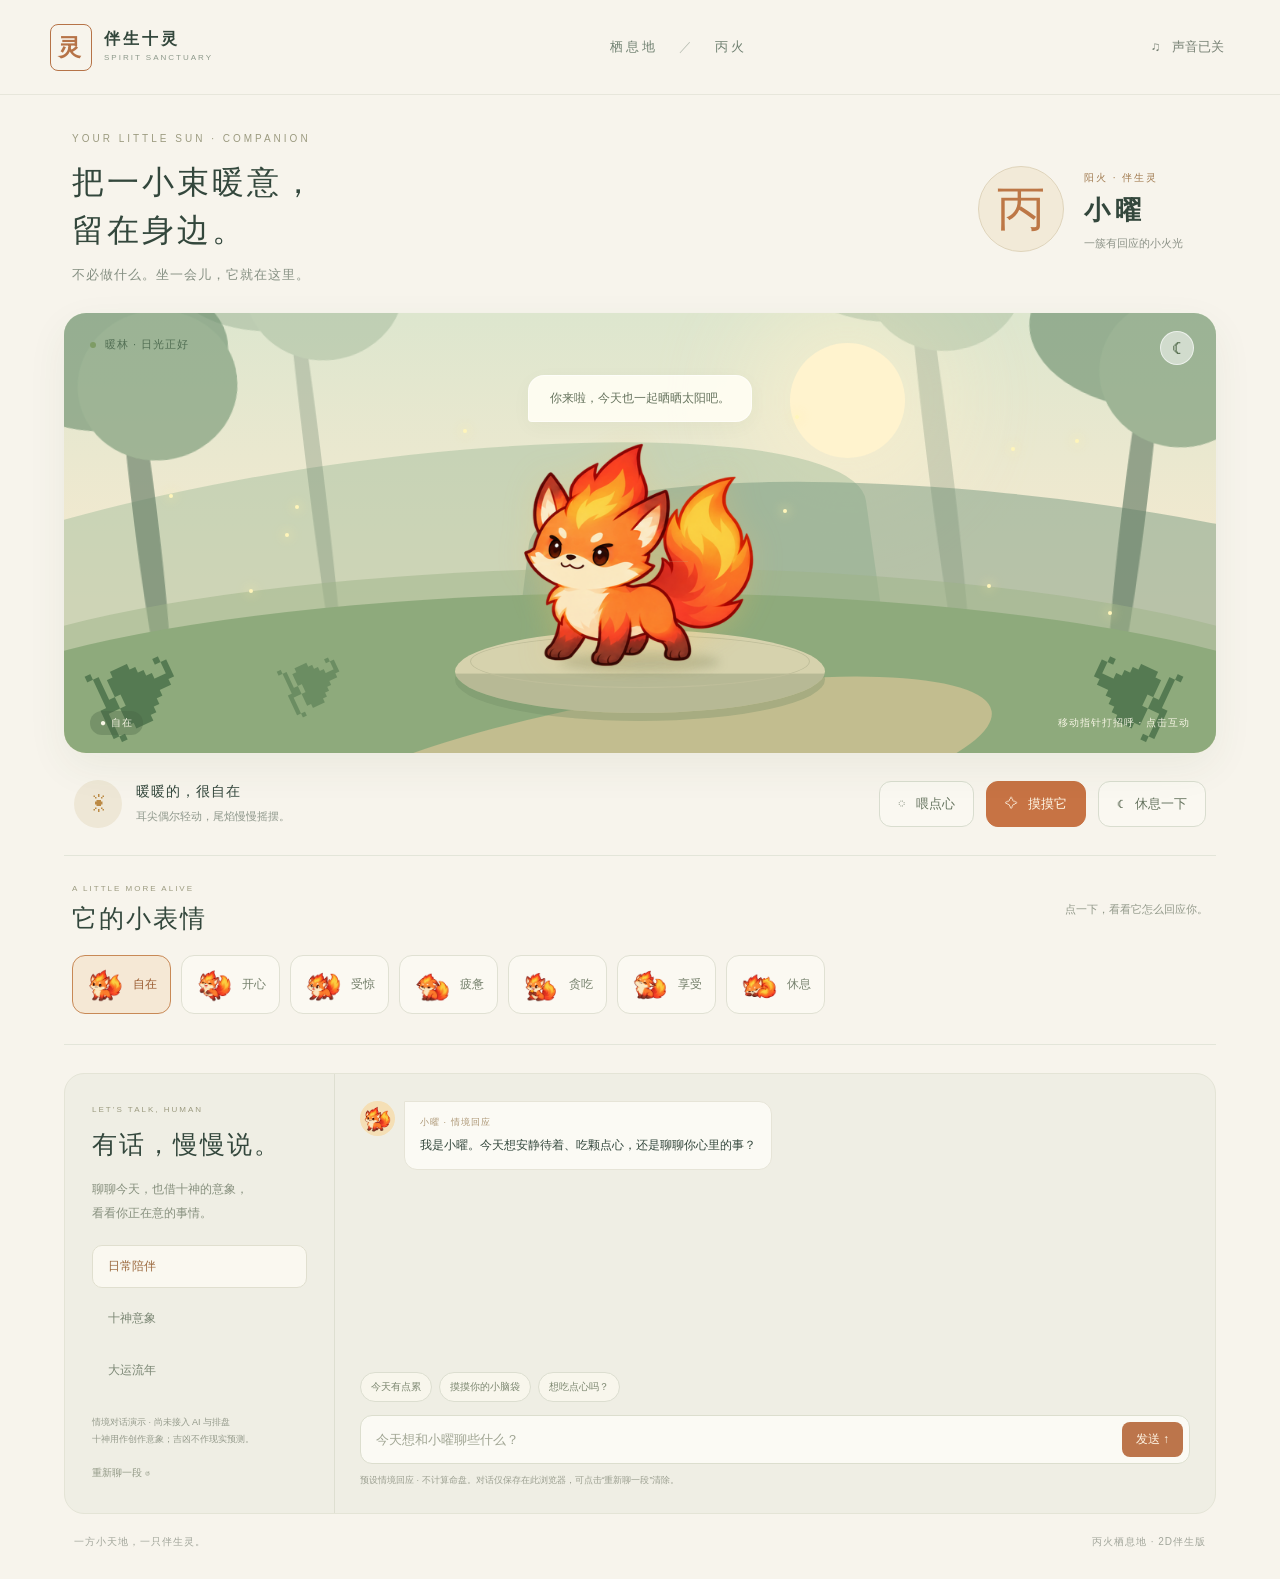
<file: spirit/index.html>
<!doctype html>
<html lang="zh-CN"><head><meta charset="UTF-8"><meta name="viewport" content="width=device-width,initial-scale=1"><meta name="theme-color" content="#f7f3e9"><title>丙火 · 暖焰栖所</title><link rel="stylesheet" href="style.css"></head>
<body><header><a class="brand" href="#" aria-label="暖焰栖所首页"><span class="seal">灵</span><span>伴生十灵<small>SPIRIT SANCTUARY</small></span></a><div class="nav">栖息地 <span>／</span> 丙火</div><button class="sound" id="sound" aria-pressed="false">♫ <span>声音已关</span></button></header>
<main><section class="intro"><div><p class="eyebrow">YOUR LITTLE SUN · COMPANION</p><h1>把一小束暖意，<br>留在身边。</h1><p class="lead">不必做什么。坐一会儿，它就在这里。</p></div><div class="identity"><span class="element">丙</span><div><span class="tag">阳火 · 伴生灵</span><h2>小曜</h2><p>一簇有回应的小火光</p></div></div></section>
<section class="habitat" id="habitat" aria-label="丙火的林间栖息地"><div class="sky"></div><div class="ambient-lights" id="ambient-lights" aria-hidden="true"></div><div class="orb"></div><div class="mountain back"></div><div class="mountain front"></div><div class="tree t1"></div><div class="tree t2"></div><div class="tree t3"></div><div class="tree t4"></div><div class="ground"></div><div class="path"></div><div class="plants p1">❧</div><div class="plants p2">❧</div><div class="plants p3">❧</div><div class="stone"></div><div class="stage-label"><span class="live-dot"></span><span id="environment">暖林 · 日光正好</span></div><button class="scene-toggle" id="night" aria-label="切换昼夜">☾</button><div class="speech" id="speech" role="status" aria-live="polite">你来啦，今天也一起晒晒太阳吧。</div><div class="aura"></div><div class="shadow"></div><button class="pet idle" id="pet" aria-label="摸摸丙火小曜"><span class="pet-look" id="pet-look"><span class="pet-art" id="pet-art"><img class="body-layer" id="pet-image" src="assets/idle.png" alt="橙色火焰小狐丙火小曜" draggable="false"><img class="ear-layer" id="ear-layer" src="assets/idle.png" alt="" draggable="false"><img class="tail-layer" id="tail-layer" src="assets/idle.png" alt="" draggable="false"></span></span></button><div class="particles" id="particles"></div><div class="scene-footer"><span id="state-label">● 自在待机</span><span id="hint">轻轻点它一下，打个招呼</span></div></section>
<section class="controls"><div class="status"><span class="status-icon" id="status-icon">☀</span><div><strong id="mood">暖暖的，很自在</strong><p id="description">尾巴上的火苗，正在轻轻呼吸。</p></div></div><div class="actions"><button id="feed"><span>◌</span> 喂点心</button><button id="play" class="primary"><span>✧</span> 摸摸它</button><button id="rest"><span>☾</span> 休息一下</button></div></section><section class="companion-panel" aria-labelledby="companion-title"><div class="panel-heading"><div><p class="eyebrow">A LITTLE MORE ALIVE</p><h2 id="companion-title">它的小表情</h2></div><p>点一下，看看它怎么回应你。</p></div><div class="mood-picker" id="mood-picker" role="group" aria-label="体验精灵表情"></div></section>
<section class="conversation" aria-labelledby="chat-title"><div class="chat-aside"><p class="eyebrow">LET’S TALK, HUMAN</p><h2 id="chat-title">有话，慢慢说。</h2><p class="chat-intro">聊聊今天，也借十神的意象，<br>看看你正在意的事情。</p><div class="chat-tabs" role="group" aria-label="聊天主题"><button class="active" data-topic="daily">日常陪伴</button><button data-topic="gods">十神意象</button><button data-topic="luck">大运流年</button></div><p class="scope-note">情境对话演示 · 尚未接入 AI 与排盘<br>十神用作创作意象；吉凶不作现实预测。</p><button id="clear-chat" class="clear-chat">重新聊一段 ↺</button></div><div class="chat-main"><div id="god-chips" class="god-chips" role="group" aria-label="选择十神互动主题" hidden></div><div class="messages" id="messages" role="log" aria-live="polite" aria-label="与小曜的对话"></div><div class="suggestions" id="suggestions"></div><form id="chat-form"><label class="sr-only" for="chat-input">想和小曜说什么</label><input id="chat-input" maxlength="500" autocomplete="off" placeholder="今天想和小曜聊些什么？"><button type="submit" id="send">发送 ↑</button></form><p class="chat-footnote" id="chat-footnote">预设情境回应 · 不计算命盘。对话仅保存在此浏览器，可点击“重新聊一段”清除。</p></div></section><footer><span>一方小天地，一只伴生灵。</span><span>丙火栖息地 · 2D伴生版</span></footer></main><script src="app.js"></script></body></html>
</file>
<file: spirit/style.css>
:root{--ink:#33473c;--muted:#849087;--orange:#ce6d38}*{box-sizing:border-box}body{margin:0;background:#f7f4ec;color:var(--ink);font-family:"PingFang SC","Microsoft YaHei",sans-serif}button,a{-webkit-tap-highlight-color:transparent}button{font:inherit;cursor:pointer}button:focus-visible,a:focus-visible{outline:3px solid #d78343;outline-offset:5px}header{height:95px;max-width:1320px;margin:auto;display:flex;align-items:center;justify-content:space-between;padding:0 50px;border-bottom:1px solid #e7e6db}.brand{display:flex;align-items:center;gap:12px;text-decoration:none;color:var(--ink);font-weight:600;letter-spacing:3px}.brand small{display:block;font:8px/2 sans-serif;letter-spacing:2px;color:#8d998b}.seal{border:1px solid #b67347;border-radius:8px;color:#b67347;padding:7px;font-family:serif;font-size:23px}.nav{font-size:13px;letter-spacing:3px;color:#708171}.nav span{margin:0 14px;color:#b7bdb2}.sound{border:0;background:none;color:#778174;font-size:13px}.sound span{margin-left:8px}main{max-width:1220px;padding:0 34px;margin:auto}.intro{display:flex;align-items:center;justify-content:space-between;padding:38px 8px 29px}.eyebrow{font-size:10px;letter-spacing:3px;color:#9c9b80;margin:0 0 14px}h1{font-family:"Songti SC","SimSun",serif;font-weight:500;line-height:1.5;font-size:32px;letter-spacing:3px;margin:0}.lead{font-size:13px;color:#869083;margin:12px 0 0;letter-spacing:1px}.identity{display:flex;align-items:center;gap:20px;padding-right:25px}.element{font-family:serif;font-size:48px;color:#bd7746;width:86px;height:86px;border:1px solid #dfd4bb;border-radius:50%;display:grid;place-items:center;background:#f2ead8}.tag{font-size:10px;color:#a17b50;letter-spacing:2px}h2{font-family:serif;font-size:26px;letter-spacing:5px;margin:8px 0}.identity p{font-size:11px;color:#8c9287;margin:0}.habitat{height:440px;border-radius:22px;position:relative;overflow:hidden;isolation:isolate;background:#d9e2c9;box-shadow:0 14px 40px #435f3011}.sky{position:absolute;inset:0;background:linear-gradient(#dde6ce,#f7ead0 65%);transition:background 1.5s}.orb{position:absolute;width:115px;height:115px;left:63%;top:30px;background:#fff3ce;border-radius:50%;box-shadow:0 0 90px 50px #fff3ce77;transition:all 1.5s}.mountain{position:absolute;width:90%;height:220px;border-radius:50% 50% 0 0;bottom:70px;background:#a6bf9e;transform:rotate(-8deg);left:-20%;opacity:.5}.mountain.front{left:40%;bottom:35px;background:#7b9b82;transform:rotate(7deg)}.tree{position:absolute;width:24px;height:360px;background:#627c64;bottom:45px;transform:rotate(-7deg);border-radius:50%;opacity:.65}.tree:before,.tree:after{content:"";position:absolute;border-radius:50%;background:#6d906f;width:230px;height:150px;left:-115px;top:-40px}.tree:after{left:-40px;top:-5px;background:#769875;width:160px}.t1{left:6%;height:390px}.t2{left:21%;height:490px;opacity:.3;width:16px}.t3{right:6%;transform:rotate(7deg);height:410px}.t4{right:23%;height:500px;opacity:.25}.ground{position:absolute;width:130%;left:-15%;bottom:-160px;height:320px;background:#8eaa7c;border-radius:50%;box-shadow:0 -25px 0 #9db48880}.path{position:absolute;width:62%;height:150px;left:19%;bottom:-95px;background:#c2bd8f;border-radius:50%;transform:rotate(-10deg)}.stone{position:absolute;width:370px;height:83px;background:linear-gradient(#d6d2ad 0 52%,#b7b995 53%);border-radius:50%;left:50%;bottom:40px;transform:translateX(-50%);box-shadow:0 8px 0 #71896355}.stone:after{content:"";position:absolute;inset:5px 15px 25px;border:1px solid #c0bf9b;border-radius:50%}.plants{position:absolute;color:#557a52;font-size:100px;bottom:3px;transform:rotate(-25deg)}.p1{left:4%}.p2{right:5%;transform:rotate(25deg) scaleX(-1)}.p3{left:20%;font-size:70px;bottom:30px;opacity:.6}.stage-label{position:absolute;top:24px;left:26px;display:flex;align-items:center;gap:9px;font-size:11px;color:#526f54;letter-spacing:1px}.live-dot{width:6px;height:6px;border-radius:50%;background:#7e9c65}.scene-toggle{position:absolute;top:18px;right:22px;background:#fff8;border:1px solid #fff9;width:34px;height:34px;border-radius:50%;color:#5e7557;font-size:19px}.pet{position:absolute;left:50%;bottom:72px;width:280px;height:250px;border:0;padding:0;background:none;transform:translateX(-50%);transform-origin:50% 95%;z-index:4}.pet img{width:100%;height:100%;object-fit:contain;pointer-events:none;filter:drop-shadow(0 0 15px #ffc36033)}.pet.idle{animation:breathe 3.3s ease-in-out infinite}.pet.happy{animation:bounce .65s ease-in-out infinite}.pet.rest{animation:sleep 4s ease-in-out infinite}.speech{position:absolute;top:62px;left:50%;transform:translateX(-50%);background:#fffdf3ec;border:1px solid #fff9;padding:13px 21px;border-radius:16px 16px 16px 4px;color:#65735d;font-size:12px;white-space:nowrap;z-index:5;box-shadow:0 5px 20px #38552c09}.aura{position:absolute;width:240px;height:170px;left:50%;bottom:80px;transform:translateX(-50%);background:radial-gradient(ellipse,#ffcc6e55,transparent 70%);filter:blur(10px)}.shadow{position:absolute;left:50%;bottom:81px;transform:translateX(-50%);width:160px;height:20px;background:#5f67433b;border-radius:50%;filter:blur(5px)}.scene-footer{position:absolute;bottom:18px;left:26px;right:26px;display:flex;justify-content:space-between;font-size:10px;color:#f7f5e5;letter-spacing:1px;z-index:6}.scene-footer span:first-child{background:#48654755;padding:5px 10px;border-radius:20px}.scene-footer span:last-child{align-self:center}.controls{display:flex;justify-content:space-between;align-items:center;padding:27px 10px;border-bottom:1px solid #e3e5d9}.status{display:flex;gap:14px;align-items:center}.status-icon{font-size:24px;color:#bc8a45;background:#eee7d6;width:48px;height:48px;border-radius:50%;display:grid;place-items:center}.status strong{font-size:14px;font-weight:500;letter-spacing:1px}.status p{margin:7px 0 0;font-size:11px;color:#8f988c}.actions{display:flex;gap:12px}.actions button{border:1px solid #d9ddcf;border-radius:12px;padding:14px 23px;background:#faf8f1;color:#65735e;font-size:13px;transition:.2s}.actions button:hover{transform:translateY(-2px);box-shadow:0 5px 12px #394a3512}.actions button span{margin-right:7px}.actions .primary{background:#c77344;border-color:#c77344;color:#fff8e8}footer{display:flex;justify-content:space-between;padding:21px 10px 30px;font-size:10px;color:#a2a69b;letter-spacing:1px}.night .sky{background:linear-gradient(#25394d,#5c7277)}.night .orb{width:65px;height:65px;background:#fff6d8;box-shadow:0 0 50px 10px #e8edff33}.night .mountain{filter:brightness(.6) saturate(.6)}.night .tree{filter:brightness(.55)}.night .ground{background:#4c6c60;box-shadow:0 -25px 0 #6b8d7960}.night .stone{filter:brightness(.75)}.night .stage-label{color:#e5e8ce}.night .plants{color:#355a4d}.night .speech{background:#f8f3e6ed}.night .pet img{filter:drop-shadow(0 0 20px #ffaa4370)}.spark{position:absolute;left:50%;bottom:180px;color:#fff3af;font-size:25px;z-index:7;pointer-events:none;animation:spark 1.3s ease-out forwards}.particles{position:absolute;inset:0;pointer-events:none;z-index:7}@keyframes breathe{50%{transform:translateX(-50%) scale(1.025,1.04)}}@keyframes bounce{50%{transform:translate(-50%,-19px) rotate(-3deg)}}@keyframes sleep{50%{transform:translateX(-50%) scale(1.025,1.015)}}@keyframes spark{to{transform:translate(var(--dx),-110px) rotate(40deg);opacity:0}}@media(max-width:650px){header{height:74px;padding:0 22px}.nav{display:none}.brand{font-size:13px}main{padding:0 16px}.intro{padding:27px 4px 23px}.eyebrow{font-size:8px;letter-spacing:1.5px}h1{font-size:25px;letter-spacing:1px}.lead{font-size:10px;max-width:190px;line-height:1.8}.identity{gap:8px;padding:0}.element{height:45px;width:45px;font-size:27px}.identity h2{font-size:21px}.identity p{display:none}.tag{font-size:8px;letter-spacing:0}.habitat{height:420px;border-radius:16px}.pet{width:255px;height:235px;bottom:75px}.stone{width:300px}.speech{font-size:10px;padding:12px 14px;top:70px}.stage-label{left:17px;font-size:10px}.tree:before{width:150px}.controls{padding:22px 3px;display:block}.status{margin-bottom:20px}.actions button{flex:1}.actions{width:100%}.scene-footer{left:15px;right:15px;letter-spacing:0;font-size:9px}footer{font-size:8px;padding:20px 0}.t1{left:0}.t3{right:0}}@media(prefers-reduced-motion:reduce){*,*:before,*:after{animation:none!important;transition:none!important}}
#world{position:absolute;inset:0;z-index:2;touch-action:none;cursor:grab}#world:active{cursor:grabbing}#world canvas{display:block;width:100%;height:100%;border-radius:inherit}.three-ready .sky,.three-ready .orb,.three-ready .mountain,.three-ready .tree,.three-ready .ground,.three-ready .path,.three-ready .plants,.three-ready .stone,.three-ready .aura,.three-ready .shadow,.three-ready .pet{display:none}.stage-label,.scene-toggle{z-index:6}.view-tools{position:absolute;right:68px;top:20px;display:flex;gap:8px;z-index:6}.view-tools button,.view-tools a{color:#52694f;border:1px solid #ffffff80;background:#fff9;border-radius:20px;padding:7px 11px;font-size:10px;text-decoration:none;cursor:pointer}.night .view-tools button,.night .view-tools a{background:#f7f3e9c9}.three-ready .speech{top:62px}.three-ready .scene-footer{pointer-events:none}.three-ready .scene-footer span:last-child{background:#405b4144;padding:5px 9px;border-radius:20px}@media(max-width:650px){.view-tools{top:52px;right:15px}.three-ready .speech{top:94px;font-size:10px}.stage-label{max-width:65%}}
#world svg{display:block;width:100%;height:100%}.renderer-badge{position:absolute;left:26px;top:48px;z-index:6;font-size:9px;letter-spacing:1px;color:#74816e}.night .renderer-badge{color:#d8e3d1}
/* 2D companion: independent tail and ear regions, no whole-image breathing scale. */
.pet.idle{animation:none}.pet{width:300px;height:266px}.pet-look,.pet-art{display:block;position:absolute;inset:0;transform-origin:50% 85%}.pet-look{transform:translate(var(--look-x,0px),var(--look-y,0px));transition:transform .35s ease-out}.pet img{position:absolute;inset:0;width:100%;height:100%;object-fit:contain}.pet-art.layered .body-layer{clip-path:polygon(0 38%,60% 38%,60% 55%,66% 55%,66% 100%,0 100%)}.pet-art.layered .ear-layer{clip-path:polygon(0 0,61% 0,61% 38%,0 38%);transform-origin:31% 39%;animation:ear-twitch 9s ease-in-out infinite}.pet-art.layered .tail-layer{clip-path:polygon(61% 0,100% 0,100% 100%,66% 100%,66% 55%,60% 55%,60% 38%,61% 38%);transform-origin:65% 77%;animation:tail-sway 4.8s ease-in-out infinite}.pet-art:not(.layered) .ear-layer,.pet-art:not(.layered) .tail-layer{display:none}.pet.idle .pet-art{animation:body-rise 4.5s ease-in-out infinite}.pet.enjoy .pet-art{animation:enjoy 2.4s ease-in-out infinite}.pet.startled .pet-art{animation:startle .45s ease-out}.pet.tired .pet-art{animation:body-rise 5s ease-in-out infinite}.pet.hungry .pet-art{animation:anticipate 1.2s ease-in-out infinite}.ambient-lights{position:absolute;inset:0;pointer-events:none;z-index:2}.firefly{position:absolute;width:4px;height:4px;border-radius:50%;background:#fff5ba;box-shadow:0 0 11px 3px #fff1a252;animation:firefly var(--duration) ease-in-out infinite;animation-delay:var(--delay)}.night .firefly{box-shadow:0 0 14px 4px #ffe9a482}.ground,.mountain,.tree,.plants,.stone,.path,.speech{transition:background 1.8s,filter 1.8s,color 1.8s}.plants{animation:grass-sway 5s ease-in-out infinite;transform-origin:bottom center}.p2{animation-delay:-2s}.p3{animation-delay:-1s}.habitat .sky{background:linear-gradient(#dde6ce,#f7ead0 65%)}.habitat .sky:after{content:"";position:absolute;inset:0;background:linear-gradient(#25394d,#5c7277);opacity:0;transition:opacity 2s}.habitat.night .sky:after{opacity:1}.habitat.night .sky{background:linear-gradient(#dde6ce,#f7ead0 65%)}.pet.rest{animation:sleep 5s ease-in-out infinite}.actions button{padding:13px 18px}.companion-panel{padding:28px 8px 30px;border-bottom:1px solid #e3e5d9}.panel-heading{display:flex;align-items:center;justify-content:space-between}.panel-heading h2,.conversation h2{font-family:"Songti SC","SimSun",serif;font-weight:500;font-size:25px;margin:0;letter-spacing:2px}.panel-heading p:last-child{font-size:11px;color:#92998a}.panel-heading .eyebrow{font-size:8px;letter-spacing:2px;margin-bottom:9px}.mood-picker{display:flex;gap:10px;margin-top:20px;flex-wrap:wrap}.mood-chip{border:1px solid #e0e1d3;background:#fbf9f2;color:#75806c;border-radius:13px;padding:9px 13px;display:flex;align-items:center;gap:8px;font-size:12px;transition:.2s}.mood-chip img{width:39px;height:39px;object-fit:contain}.mood-chip:hover{background:#f0eadb;transform:translateY(-2px)}.mood-chip.selected{border-color:#c88956;background:#f5e8d5;color:#9b5d32}.conversation{display:grid;grid-template-columns:270px 1fr;background:#efeee4;border:1px solid #e4e4d6;border-radius:20px;margin-top:28px;overflow:hidden}.chat-aside{padding:31px 27px;border-right:1px solid #dedfd1;display:flex;flex-direction:column}.chat-aside .eyebrow{font-size:8px;letter-spacing:2px}.chat-intro{font-size:12px;line-height:2;color:#87907e;margin:16px 0 20px}.chat-tabs{display:flex;flex-direction:column;gap:9px}.chat-tabs button{padding:12px 15px;border:1px solid transparent;text-align:left;color:#7a8673;font-size:12px;background:transparent;border-radius:10px}.chat-tabs button.active{background:#faf8f0;border-color:#e0dfcf;color:#9b693e}.scope-note{font-size:9px;line-height:1.9;color:#959b8c;margin:22px 0 0}.clear-chat{align-self:flex-start;padding:0;border:0;background:none;font-size:10px;color:#929986;margin-top:18px}.chat-main{padding:25px;min-width:0}.messages{height:260px;overflow:auto;scroll-behavior:smooth;padding:2px 5px 12px 0;display:flex;flex-direction:column;gap:14px}.message{display:flex;gap:9px;max-width:94%;align-items:flex-start}.message.user{align-self:flex-end;flex-direction:row-reverse}.message img{width:35px;height:35px;object-fit:contain;border-radius:50%;background:#f5dfb5;padding:2px;flex-shrink:0}.message .bubble{background:#fbfaf4;border:1px solid #e6e4d7;border-radius:0 13px 13px 13px;padding:12px 15px;font-size:12px;line-height:1.9;white-space:pre-wrap;overflow-wrap:anywhere}.message.user .bubble{background:#e0e8d6;border-color:#d6dfca;border-radius:13px 0 13px 13px}.message .sender{display:block;font-size:9px;color:#ac9674;margin-bottom:3px;letter-spacing:1px}.suggestions{display:flex;gap:7px;flex-wrap:wrap;padding:13px 0}.suggestions button,.god-chips button{font-size:10px;border:1px solid #dcded0;color:#7b866f;background:#f8f6ec;border-radius:20px;padding:7px 10px}.suggestions button:hover,.god-chips button:hover{border-color:#bd9569;color:#9e6a40}.god-chips{display:flex;gap:6px;flex-wrap:wrap;padding-bottom:16px}.god-chips[hidden]{display:none}.god-chips button.active{background:#e8dbc5;color:#8a603b;border-color:#cfb38f}#chat-form{display:flex;gap:8px;border:1px solid #dcdece;background:#fbfaf4;border-radius:12px;padding:6px}#chat-input{min-width:0;flex:1;border:0;outline:none;background:none;padding:8px 9px;color:#4f624c;font:12px/1.6 inherit}#chat-input::placeholder{color:#a1a694}#send{border:0;background:#bc754b;color:#fff6e6;border-radius:8px;padding:9px 14px;font-size:12px}.chat-footnote{font-size:9px;color:#9b9f90;margin:9px 0 0;line-height:1.7}.sr-only{position:absolute;width:1px;height:1px;padding:0;margin:-1px;overflow:hidden;clip:rect(0,0,0,0);white-space:nowrap;border:0}.speech{white-space:normal;text-align:center;width:max-content;max-width:80%;line-height:1.6}.status{min-width:0}.status p{line-height:1.6}.pet:focus-visible{outline-offset:-25px}.gaze-left .pet-look{transform:translate(-4px,0) rotate(-1deg)}.gaze-right .pet-look{transform:translate(4px,0) rotate(1deg)}@keyframes body-rise{50%{transform:translateY(-2px)}}@keyframes ear-twitch{0%,65%,74%,100%{transform:rotate(0)}68%{transform:rotate(-3deg)}71%{transform:rotate(2deg)}}@keyframes tail-sway{0%,100%{transform:rotate(-2deg)}50%{transform:rotate(3deg)}}@keyframes grass-sway{50%{rotate:3deg}}@keyframes firefly{0%,100%{translate:0 0;opacity:.15}50%{translate:12px -22px;opacity:.85}}@keyframes startle{25%{transform:translateY(-10px) rotate(-3deg)}70%{transform:translateY(1px)}}@keyframes enjoy{50%{transform:rotate(-2deg) translateY(2px)}}@keyframes anticipate{50%{transform:translateY(-4px) rotate(1deg)}}@media(max-width:750px){.conversation{grid-template-columns:1fr}.chat-aside{border-right:0;border-bottom:1px solid #dedfd1;padding:23px}.chat-tabs{flex-direction:row;gap:4px}.chat-tabs button{flex:1;text-align:center;padding:10px 5px}.chat-intro{margin:12px 0}.chat-intro br{display:none}.scope-note{margin-top:12px}.clear-chat{margin-top:10px}.chat-main{padding:19px}.messages{height:270px}.panel-heading p:last-child{display:none}.mood-picker{gap:7px}.mood-chip{padding:7px 9px;font-size:11px;gap:5px}.mood-chip img{width:31px;height:31px}.actions{gap:7px}.actions button{padding:13px 9px;font-size:11px}.actions button span{margin-right:4px}.pet{width:270px;height:250px}.message{max-width:98%}.message .bubble{font-size:12px}}@media(prefers-reduced-motion:reduce){.pet-art,.ear-layer,.tail-layer,.firefly,.plants,.pet-look{animation:none!important;transition:none!important}}
</file>
